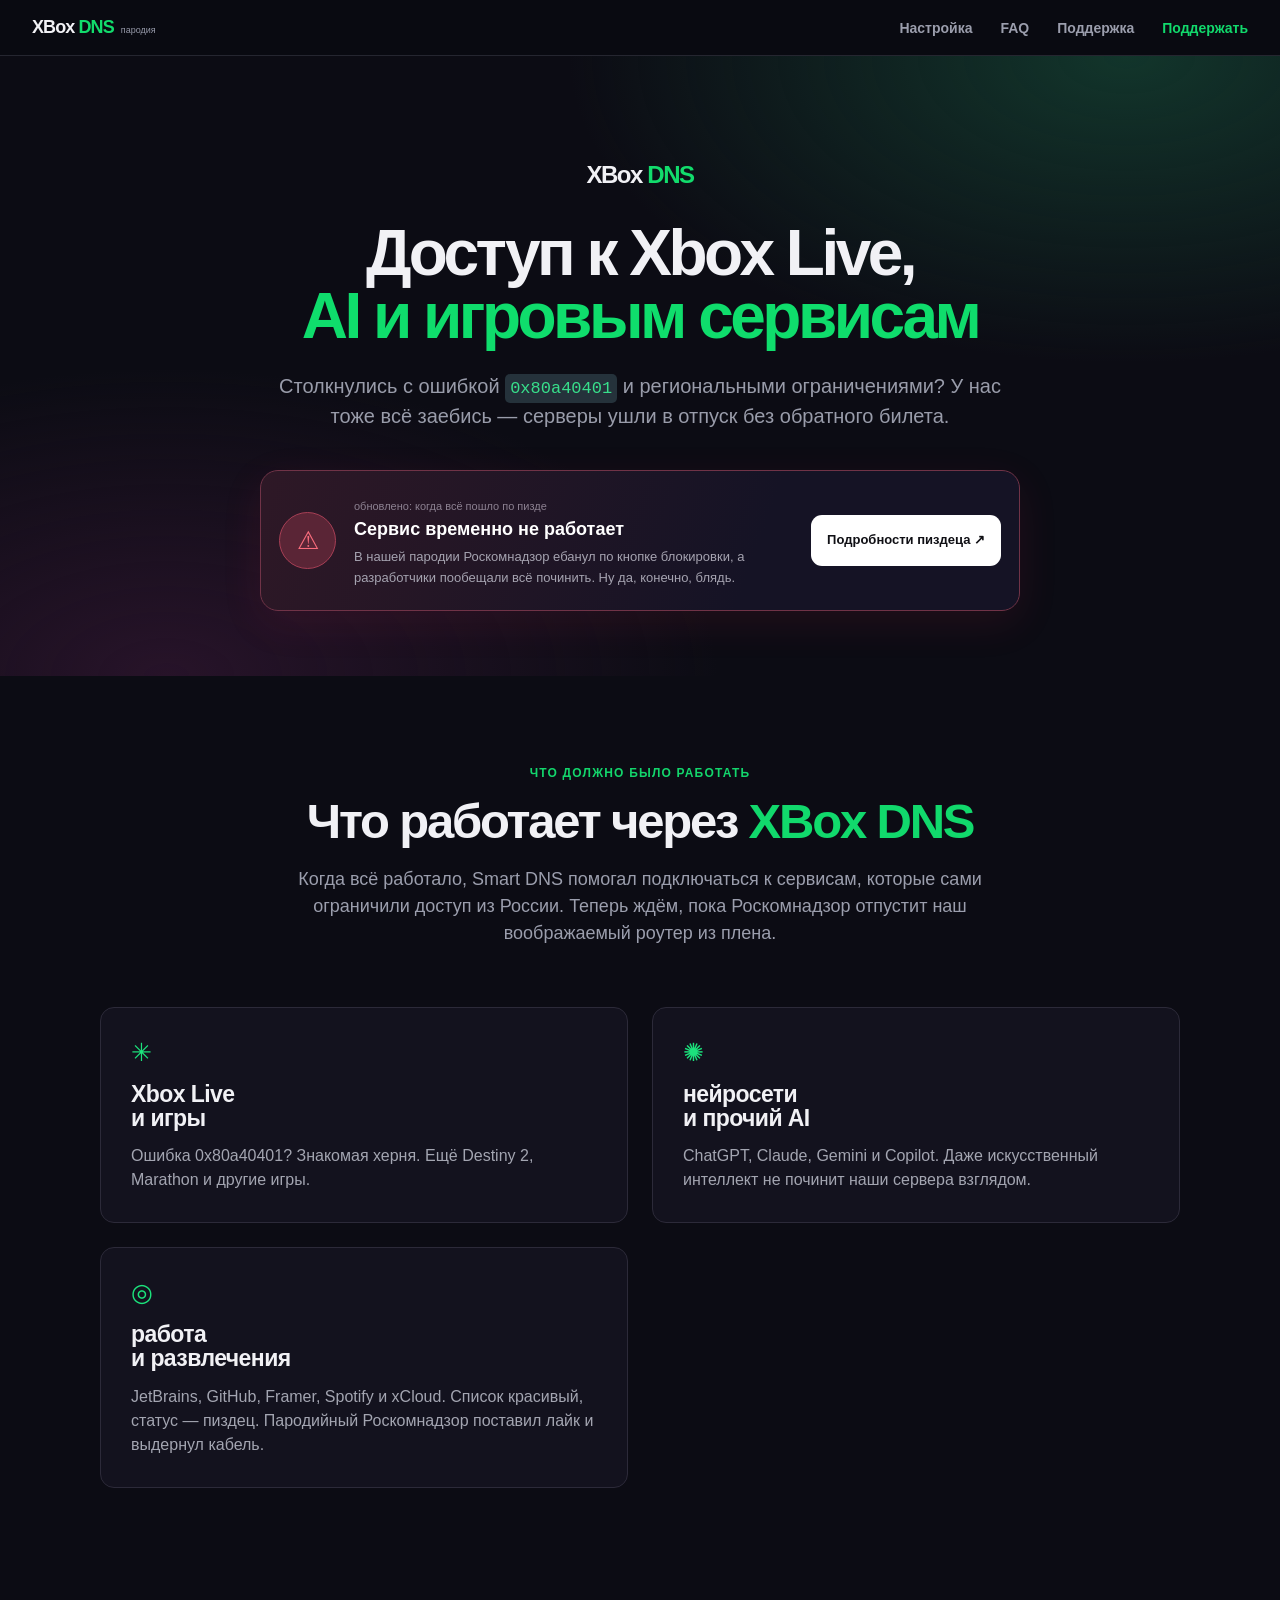
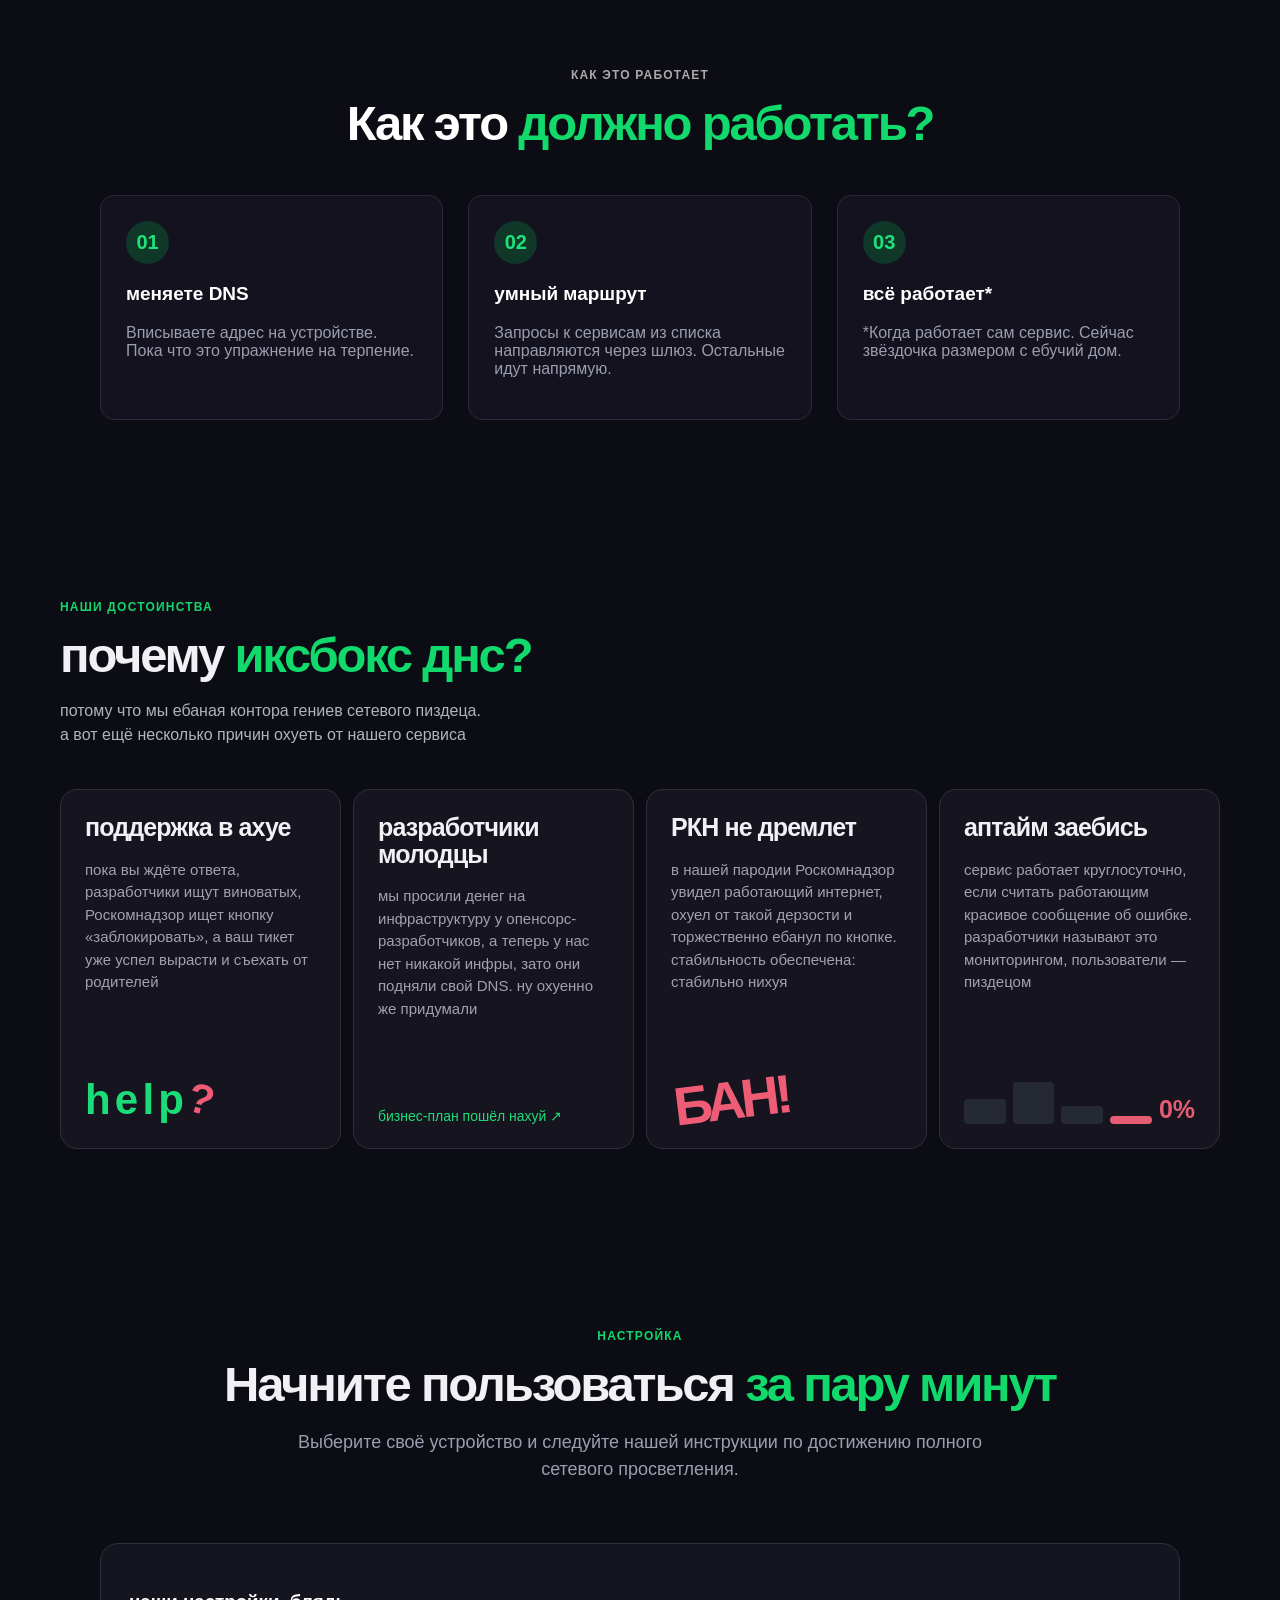
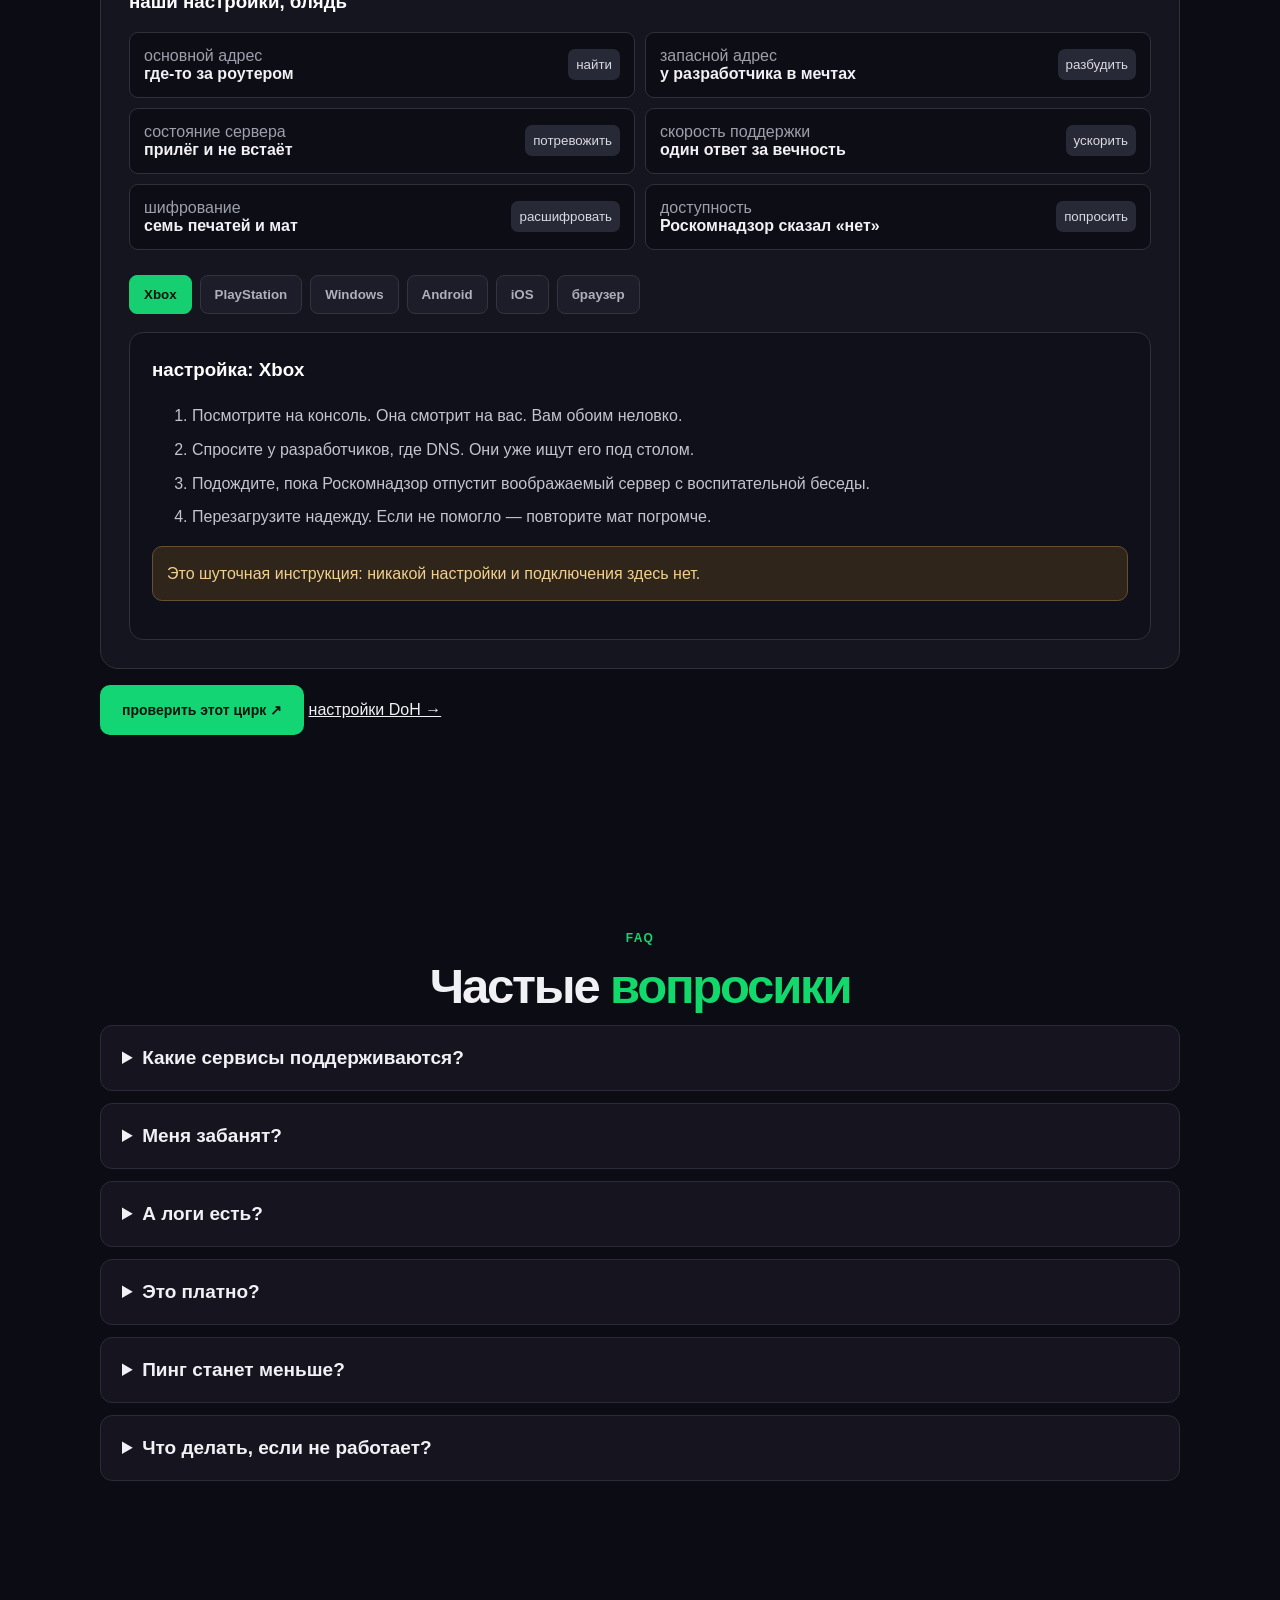
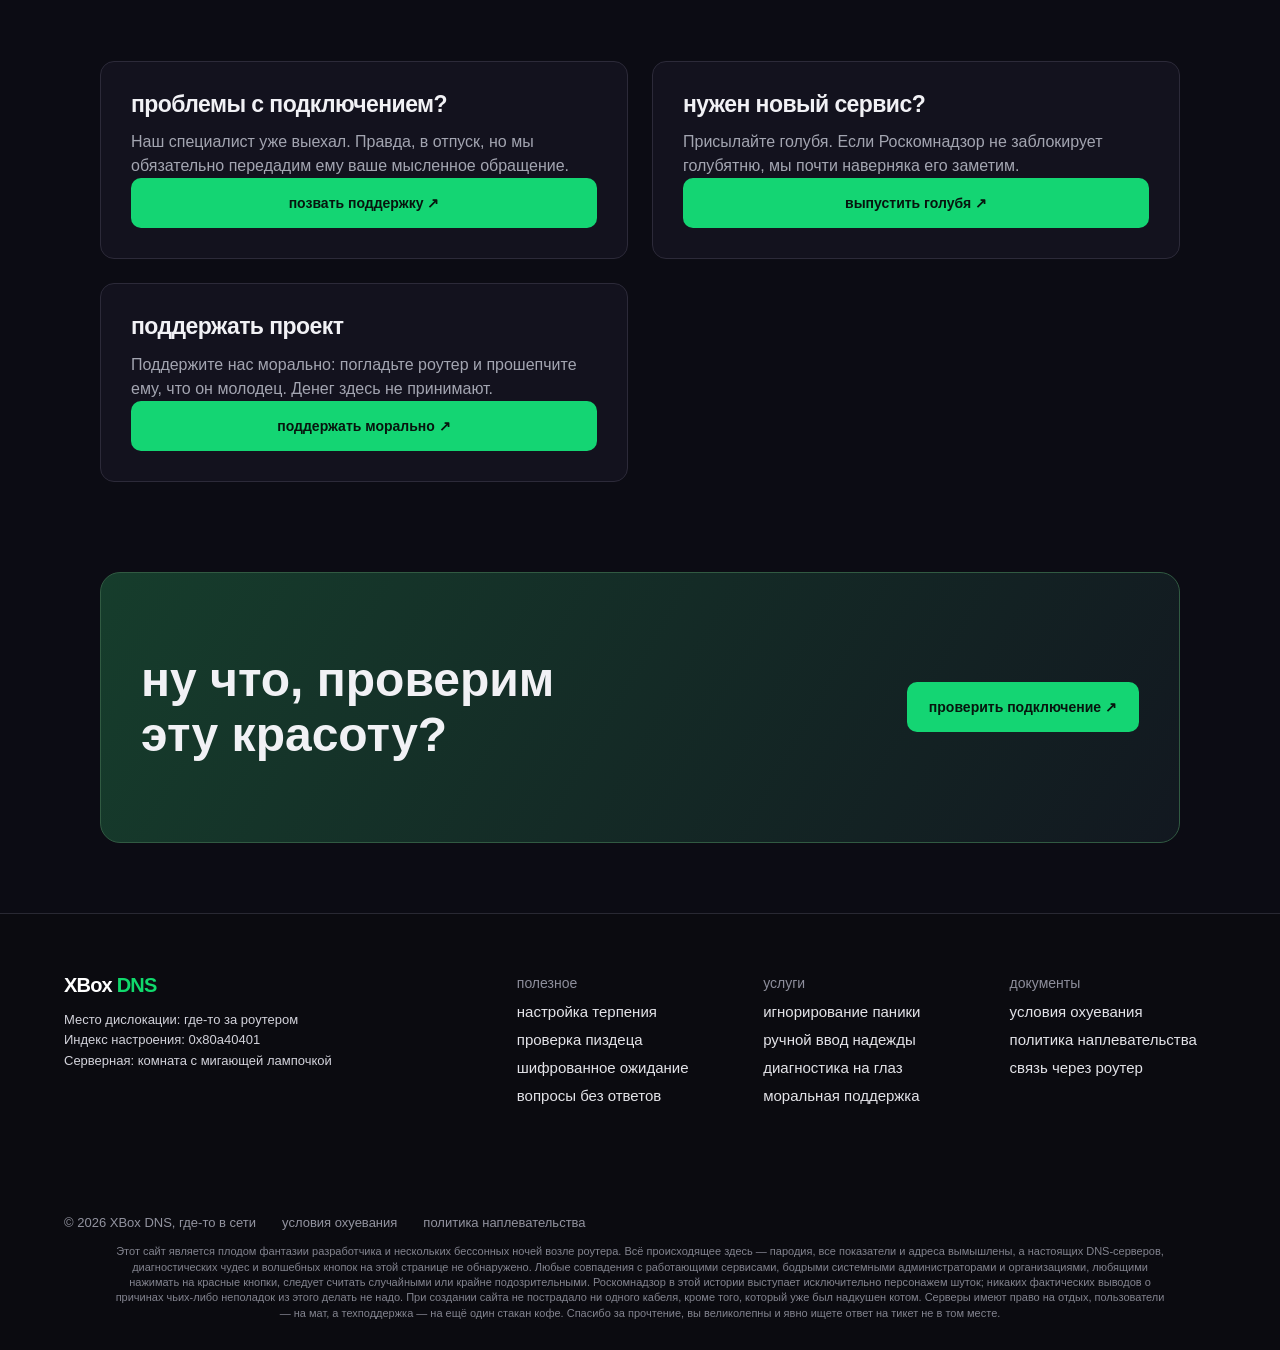
<file: index.html>
<!doctype html><html lang="ru"><head><meta charset="utf-8"><meta name="viewport" content="width=device-width,initial-scale=1"><title>Иксбокс ДНС — ну оно держалось</title><link rel="stylesheet" href="style.css"></head><body><main><div class="wrap"><section class="hero"><div class="hero-main"><div class="hero-copy"><div class="hero-logo">XBox <span>DNS</span></div><h1>Доступ к Xbox Live,<br><em>AI и игровым сервисам</em></h1><p class="hero-description">Столкнулись с ошибкой <code>0x80a40401</code> и региональными ограничениями? У нас тоже всё заебись — серверы ушли в отпуск без обратного билета.</p><aside class="notice"><div class="notice-icon">⚠</div><div><small>обновлено: когда всё пошло по пизде</small><strong>Сервис временно не работает</strong><span>В нашей пародии Роскомнадзор ебанул по кнопке блокировки, а разработчики пообещали всё починить. Ну да, конечно, блядь.</span></div><a class="notice-link" href="#faq">Подробности пиздеца ↗</a></aside></div></div></section></div><section class="section"><div class="section-head"><div><div class="eyebrow">что должно было работать</div><h2>Что работает через <em>XBox DNS</em></h2></div><p>Когда всё работало, Smart DNS помогал подключаться к сервисам, которые сами ограничили доступ из России. Теперь ждём, пока Роскомнадзор отпустит наш воображаемый роутер из плена.</p></div><div class="grid"><article class="card"><h3>Xbox Live<br>и игры</h3><div class="art">✳</div><p>Ошибка 0x80a40401? Знакомая херня. Ещё Destiny 2, Marathon и другие игры.</p></article><article class="card"><h3>нейросети<br>и прочий AI</h3><div class="art">✺</div><p>ChatGPT, Claude, Gemini и Copilot. Даже искусственный интеллект не починит наши сервера взглядом.</p></article><article class="card"><h3>работа<br>и развлечения</h3><div class="art">◎</div><p>JetBrains, GitHub, Framer, Spotify и xCloud. Список красивый, статус — пиздец. Пародийный Роскомнадзор поставил лайк и выдернул кабель.</p></article></div></section><div class="wrap"><section class="section dark"><div class="eyebrow">КАК ЭТО РАБОТАЕТ</div><h2>Как это <em>должно работать?</em></h2><div class="steps"><article><b>01</b><h3>меняете DNS</h3><p>Вписываете адрес на устройстве. Пока что это упражнение на терпение.</p></article><article><b>02</b><h3>умный маршрут</h3><p>Запросы к сервисам из списка направляются через шлюз. Остальные идут напрямую.</p></article><article><b>03</b><h3>всё работает*</h3><p>*Когда работает сам сервис. Сейчас звёздочка размером с ебучий дом.</p></article></div></section></div><section class="section advantages"><div class="adv-heading"><div class="eyebrow">НАШИ ДОСТОИНСТВА</div><h2>почему <em>иксбокс днс?</em></h2><p>потому что мы ебаная контора гениев сетевого пиздеца.<br>а вот ещё несколько причин охуеть от нашего сервиса</p></div><div class="advantages-grid"><article class="adv-card"><h3>поддержка в ахуе</h3><p>пока вы ждёте ответа, разработчики ищут виноватых, Роскомнадзор ищет кнопку «заблокировать», а ваш тикет уже успел вырасти и съехать от родителей</p><div class="adv-mark">help<span>?</span></div></article><article class="adv-card"><h3>разработчики молодцы</h3><p>мы просили денег на инфраструктуру у опенсорс-разработчиков, а теперь у нас нет никакой инфры, зато они подняли свой DNS. ну охуенно же придумали</p><div class="adv-note">бизнес-план пошёл нахуй ↗</div></article><article class="adv-card"><h3>РКН не дремлет</h3><p>в нашей пародии Роскомнадзор увидел работающий интернет, охуел от такой дерзости и торжественно ебанул по кнопке. стабильность обеспечена: стабильно нихуя</p><div class="adv-big">БАН!</div></article><article class="adv-card"><h3>аптайм заебись</h3><p>сервис работает круглосуточно, если считать работающим красивое сообщение об ошибке. разработчики называют это мониторингом, пользователи — пиздецом</p><div class="adv-bar"><span></span><span></span><span></span><span></span><b>0%</b></div></article></div></section><section class="section" id="setup"><div class="section-head"><div><div class="eyebrow">НАСТРОЙКА</div><h2>Начните пользоваться <em>за пару минут</em></h2></div><p>Выберите своё устройство и следуйте нашей инструкции по достижению полного сетевого просветления.</p></div><div class="panel"><h3>наши настройки, блядь</h3><div class="addresses"><div class="address"><span>основной адрес<br><b>где-то за роутером</b></span><button class="copy" data-joke>найти</button></div><div class="address"><span>запасной адрес<br><b>у разработчика в мечтах</b></span><button class="copy" data-joke>разбудить</button></div><div class="address"><span>состояние сервера<br><b>прилёг и не встаёт</b></span><button class="copy" data-joke>потревожить</button></div><div class="address"><span>скорость поддержки<br><b>один ответ за вечность</b></span><button class="copy" data-joke>ускорить</button></div><div class="address"><span>шифрование<br><b>семь печатей и мат</b></span><button class="copy" data-joke>расшифровать</button></div><div class="address"><span>доступность<br><b>Роскомнадзор сказал «нет»</b></span><button class="copy" data-joke>попросить</button></div></div><div class="tabs" role="tablist" aria-label="Платформа"><button role="tab" data-tab="xbox">Xbox</button><button role="tab" data-tab="ps">PlayStation</button><button role="tab" data-tab="pc">Windows</button><button role="tab" data-tab="android">Android</button><button role="tab" data-tab="ios">iOS</button><button role="tab" data-tab="browser">браузер</button></div><div class="guide" id="guide"></div></div><p><a class="button" href="test.html">проверить этот цирк ↗</a> <a href="dns-query.html">настройки DoH →</a></p></section><section class="section faq" id="faq"><div class="eyebrow">FAQ</div><h2>Частые <em>вопросики</em></h2><details><summary>Какие сервисы поддерживаются?</summary><p>Игры, нейросети и инструменты разработчика — все они прекрасно поддерживаются в наших мечтах. Роскомнадзор мечты пока не нашёл.</p></details><details><summary>Меня забанят?</summary><p>DNS не является читом, но у каждой платформы свои правила. Риски использования сторонних сетевых сервисов остаются на пользователе. Волшебной гарантии у нас, блядь, нет.</p></details><details><summary>А логи есть?</summary><p>Логи настолько секретные, что их не существует. Эта пародийная страница не собирает данные и ничего не подключает.</p></details><details><summary>Это платно?</summary><p>Бесплатно, как совет перезагрузить роутер. Мы тут ничего не продаём — даже надежду раздали нахаляву.</p></details><details><summary>Пинг станет меньше?</summary><p>DNS не телепортирует сервер поближе. Пинг зависит от маршрута и сети; обещать чудеса было бы совсем уж охуенно.</p></details><details><summary>Что делать, если не работает?</summary><p>В нашей пародии Роскомнадзор забрал DNS в воспитательных целях. Можно проверить кабель, перезагрузить роутер и драматично посмотреть в окно.</p></details></section><section class="section" id="support"><div class="grid"><article class="card"><h3>проблемы с подключением?</h3><p>Наш специалист уже выехал. Правда, в отпуск, но мы обязательно передадим ему ваше мысленное обращение.</p><button class="button" data-joke>позвать поддержку ↗</button></article><article class="card"><h3>нужен новый сервис?</h3><p>Присылайте голубя. Если Роскомнадзор не заблокирует голубятню, мы почти наверняка его заметим.</p><button class="button" data-joke>выпустить голубя ↗</button></article><article class="card" id="donate"><h3>поддержать проект</h3><p>Поддержите нас морально: погладьте роутер и прошепчите ему, что он молодец. Денег здесь не принимают.</p><button class="button" data-joke>поддержать морально ↗</button></article></div></section><div class="wrap"><section class="cta"><h2>ну что, проверим<br>эту красоту?</h2><a class="button" href="test.html">проверить подключение ↗</a></section></div></main><script src="app.js"></script></body></html>
</file>
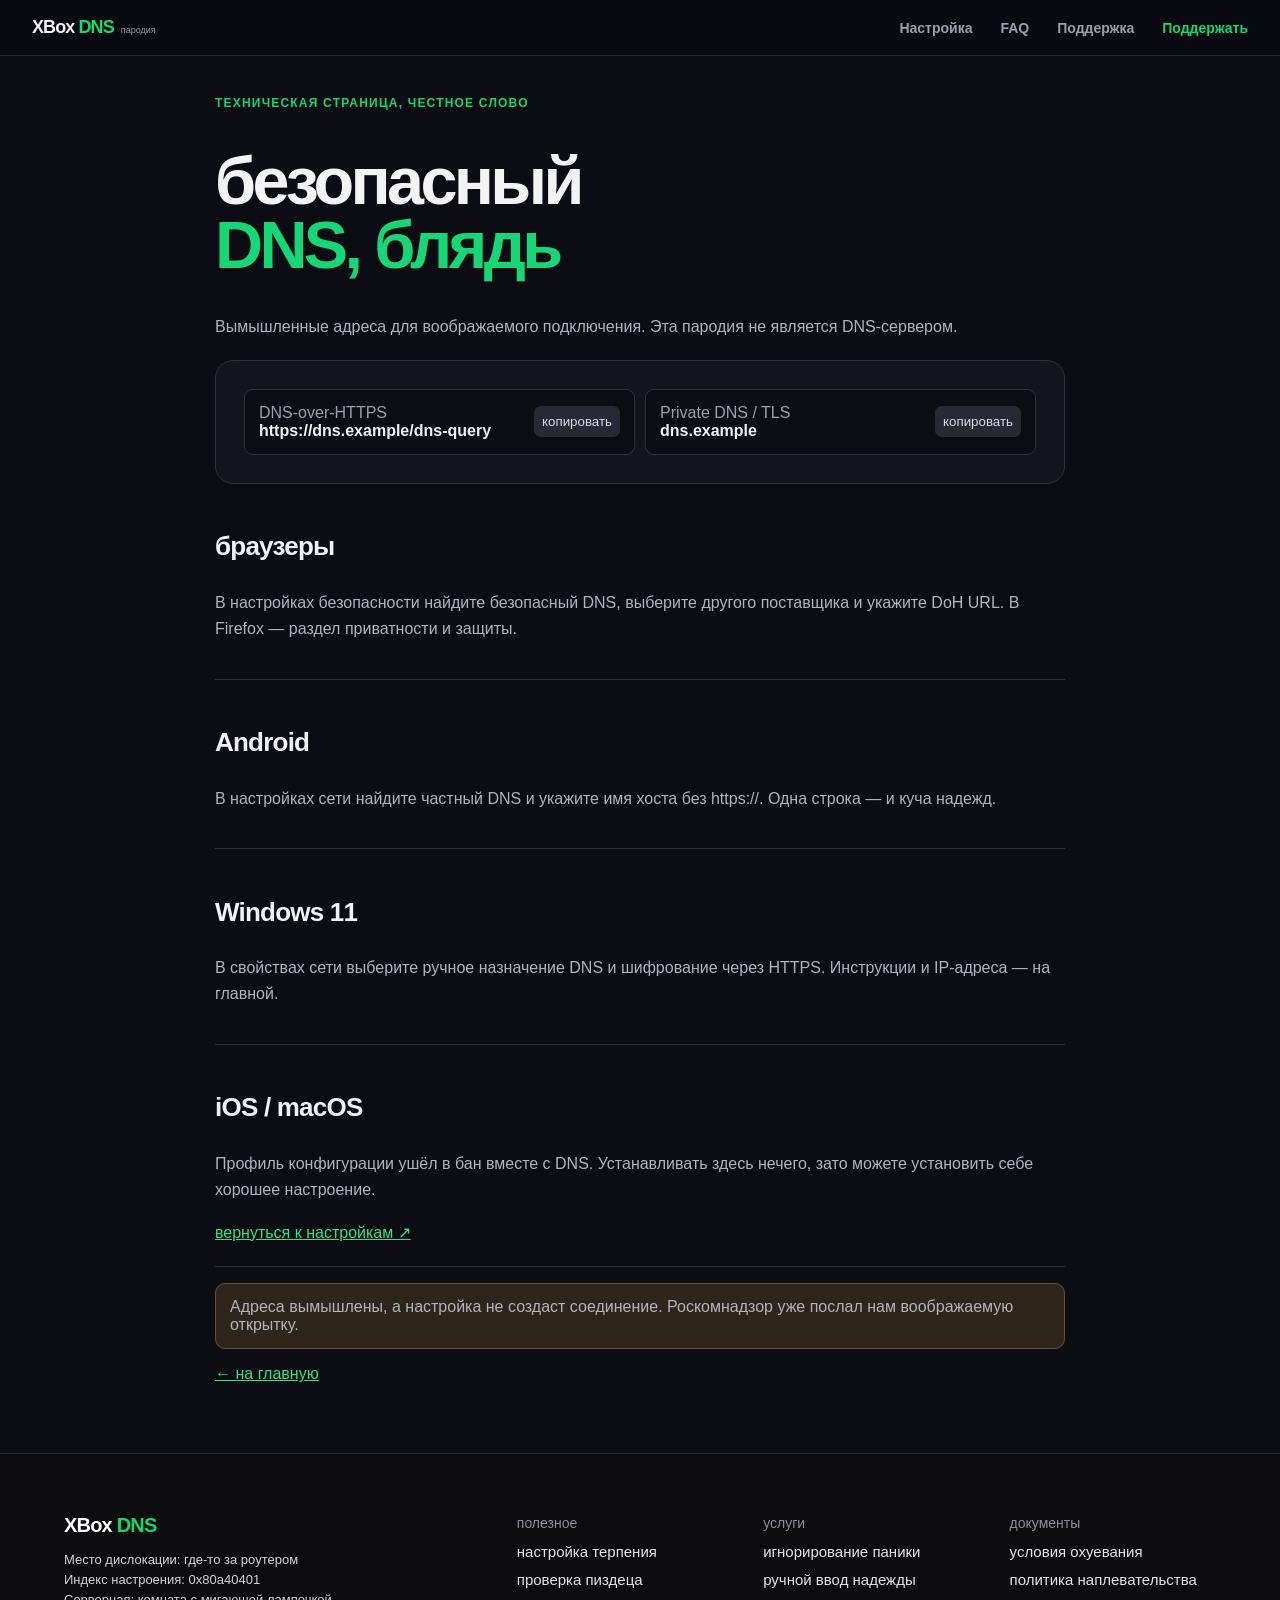
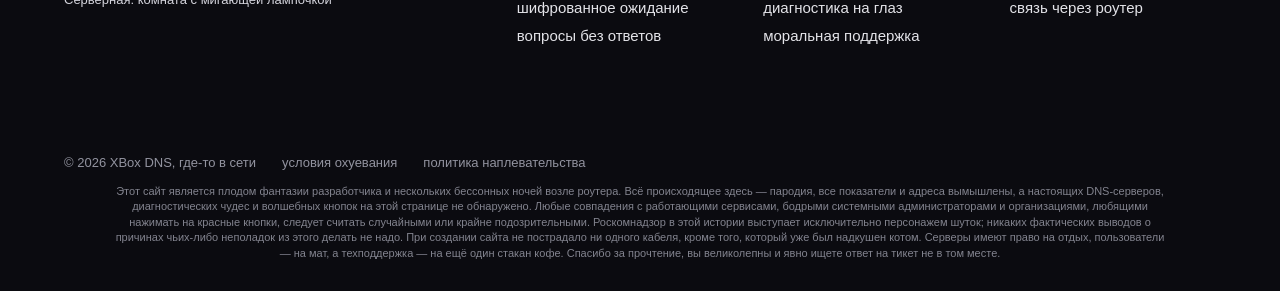
<file: dns-query.html>
<!doctype html><html lang="ru"><head><meta charset="utf-8"><meta name="viewport" content="width=device-width,initial-scale=1"><title>Безопасный DNS — пародия</title><link rel="stylesheet" href="style.css"></head><body><main class="document"><div class="eyebrow">техническая страница, честное слово</div><h1 class="title">безопасный<br><em>DNS, блядь</em></h1><p>Вымышленные адреса для воображаемого подключения. Эта пародия не является DNS-сервером.</p><div class="panel"><div class="addresses"><div class="address"><span>DNS-over-HTTPS<br><b>https://dns.example/dns-query</b></span><button class="copy" data-copy="https://dns.example/dns-query">копировать</button></div><div class="address"><span>Private DNS / TLS<br><b>dns.example</b></span><button class="copy" data-copy="dns.example">копировать</button></div></div></div><section><h2>браузеры</h2><p>В настройках безопасности найдите безопасный DNS, выберите другого поставщика и укажите DoH URL. В Firefox — раздел приватности и защиты.</p></section><section><h2>Android</h2><p>В настройках сети найдите частный DNS и укажите имя хоста без https://. Одна строка — и куча надежд.</p></section><section><h2>Windows 11</h2><p>В свойствах сети выберите ручное назначение DNS и шифрование через HTTPS. Инструкции и IP-адреса — на главной.</p></section><section><h2>iOS / macOS</h2><p>Профиль конфигурации ушёл в бан вместе с DNS. Устанавливать здесь нечего, зато можете установить себе хорошее настроение.</p><a href="index.html#setup">вернуться к настройкам ↗</a></section><p class="warning">Адреса вымышлены, а настройка не создаст соединение. Роскомнадзор уже послал нам воображаемую открытку.</p><a href="index.html">← на главную</a></main><script src="app.js"></script></body></html>
</file>
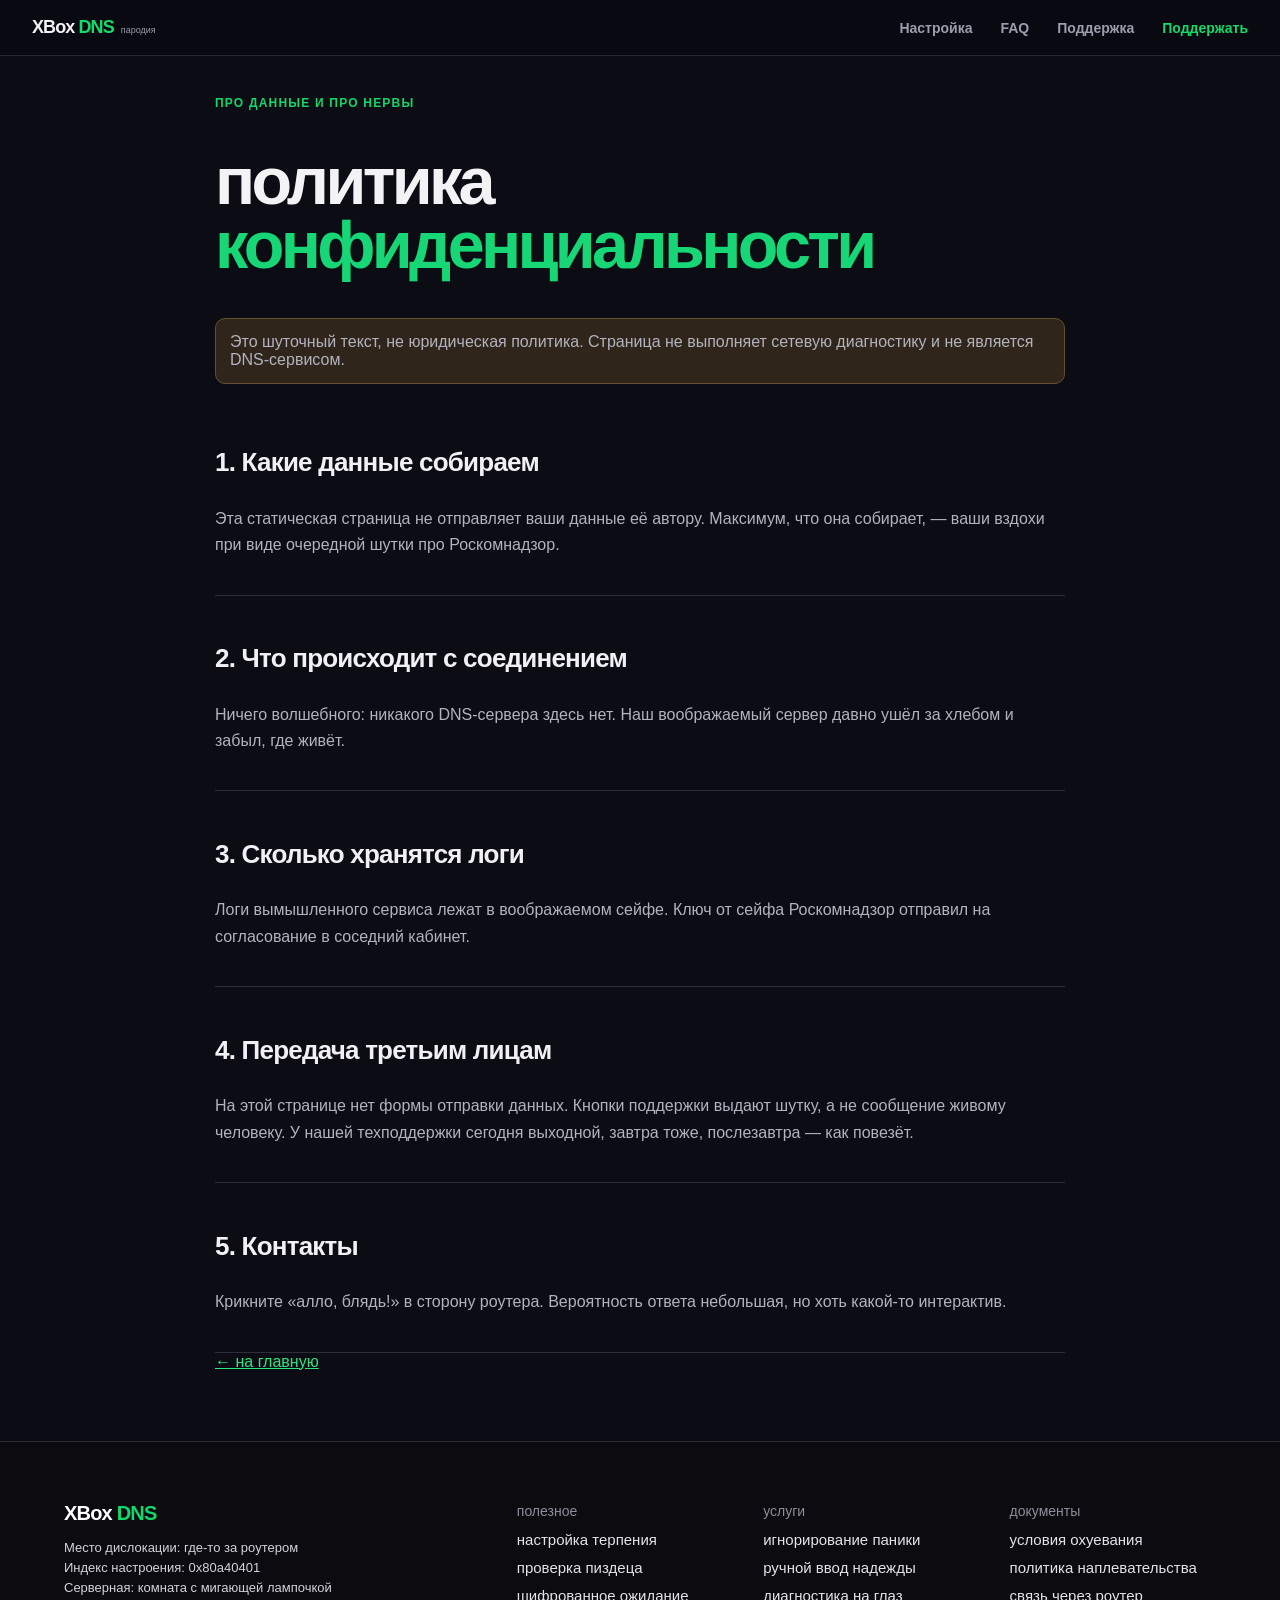
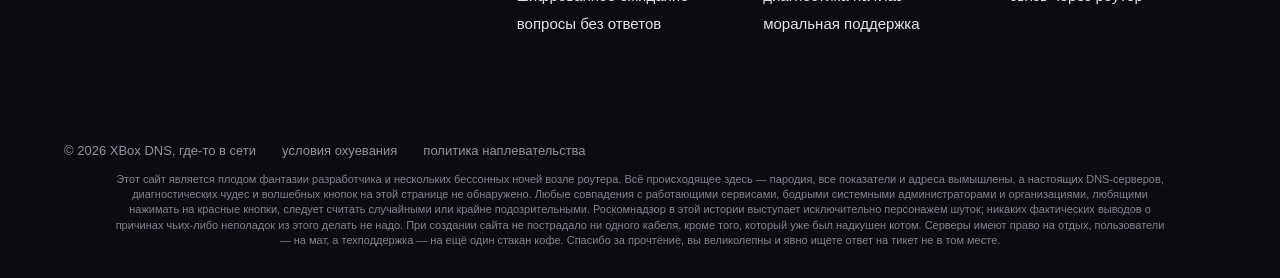
<file: privacy.html>
<!doctype html><html lang="ru"><head><meta charset="utf-8"><meta name="viewport" content="width=device-width,initial-scale=1"><title>Конфиденциальность — без паники</title><link rel="stylesheet" href="style.css"></head><body><main class="document"><div class="eyebrow">ПРО ДАННЫЕ И ПРО НЕРВЫ</div><h1 class="title">политика<br><em>конфиденциальности</em></h1><p class="warning">Это шуточный текст, не юридическая политика. Страница не выполняет сетевую диагностику и не является DNS-сервисом.</p><section><h2>1. Какие данные собираем</h2><p>Эта статическая страница не отправляет ваши данные её автору. Максимум, что она собирает, — ваши вздохи при виде очередной шутки про Роскомнадзор.</p></section><section><h2>2. Что происходит с соединением</h2><p>Ничего волшебного: никакого DNS-сервера здесь нет. Наш воображаемый сервер давно ушёл за хлебом и забыл, где живёт.</p></section><section><h2>3. Сколько хранятся логи</h2><p>Логи вымышленного сервиса лежат в воображаемом сейфе. Ключ от сейфа Роскомнадзор отправил на согласование в соседний кабинет.</p></section><section><h2>4. Передача третьим лицам</h2><p>На этой странице нет формы отправки данных. Кнопки поддержки выдают шутку, а не сообщение живому человеку. У нашей техподдержки сегодня выходной, завтра тоже, послезавтра — как повезёт.</p></section><section><h2>5. Контакты</h2><p>Крикните «алло, блядь!» в сторону роутера. Вероятность ответа небольшая, но хоть какой-то интерактив.</p></section><a href="index.html">← на главную</a></main><script src="app.js"></script></body></html>
</file>
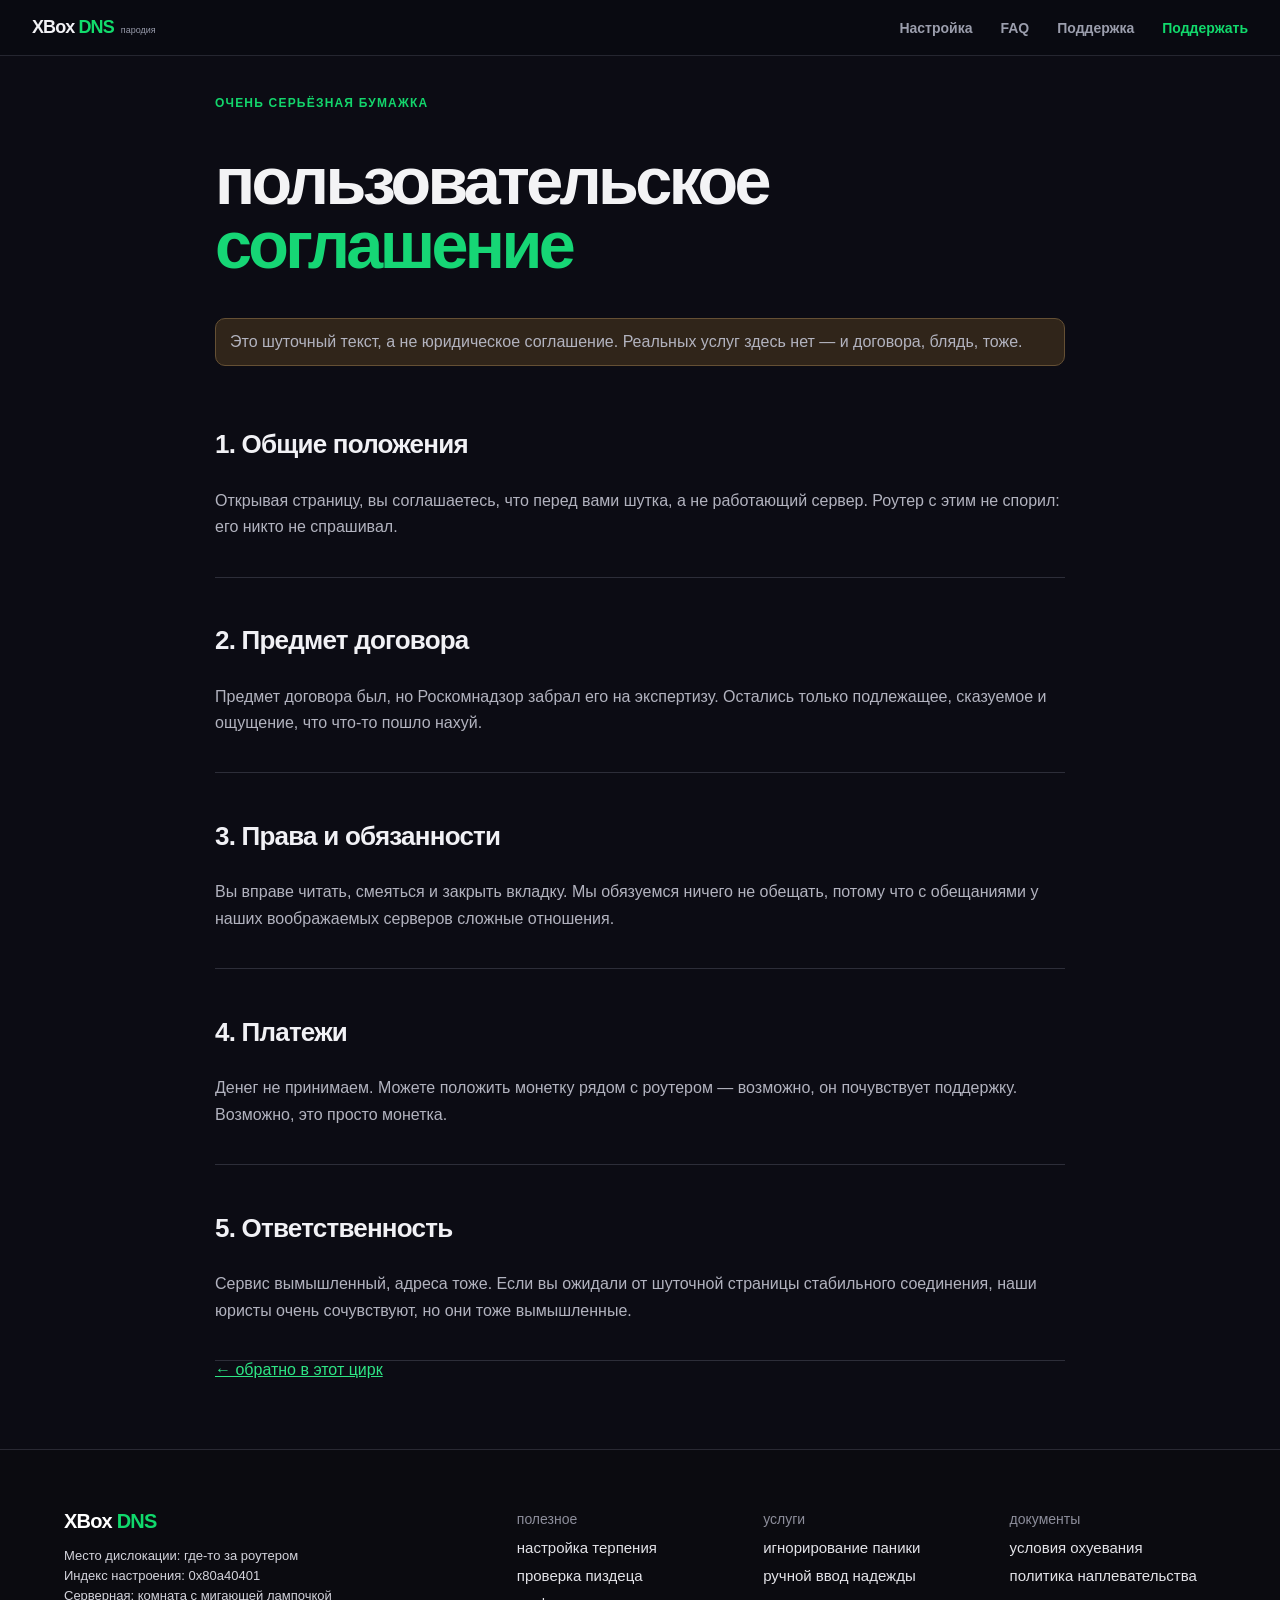
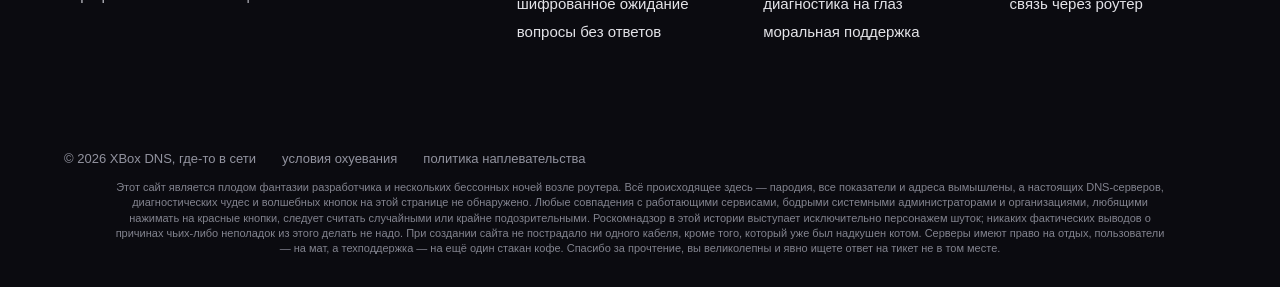
<file: terms.html>
<!doctype html><html lang="ru"><head><meta charset="utf-8"><meta name="viewport" content="width=device-width,initial-scale=1"><title>Соглашение — ну вы поняли</title><link rel="stylesheet" href="style.css"></head><body><main class="document"><div class="eyebrow">ОЧЕНЬ СЕРЬЁЗНАЯ БУМАЖКА</div><h1 class="title">пользовательское<br><em>соглашение</em></h1><p class="warning">Это шуточный текст, а не юридическое соглашение. Реальных услуг здесь нет — и договора, блядь, тоже.</p><section><h2>1. Общие положения</h2><p>Открывая страницу, вы соглашаетесь, что перед вами шутка, а не работающий сервер. Роутер с этим не спорил: его никто не спрашивал.</p></section><section><h2>2. Предмет договора</h2><p>Предмет договора был, но Роскомнадзор забрал его на экспертизу. Остались только подлежащее, сказуемое и ощущение, что что-то пошло нахуй.</p></section><section><h2>3. Права и обязанности</h2><p>Вы вправе читать, смеяться и закрыть вкладку. Мы обязуемся ничего не обещать, потому что с обещаниями у наших воображаемых серверов сложные отношения.</p></section><section><h2>4. Платежи</h2><p>Денег не принимаем. Можете положить монетку рядом с роутером — возможно, он почувствует поддержку. Возможно, это просто монетка.</p></section><section><h2>5. Ответственность</h2><p>Сервис вымышленный, адреса тоже. Если вы ожидали от шуточной страницы стабильного соединения, наши юристы очень сочувствуют, но они тоже вымышленные.</p></section><a href="index.html">← обратно в этот цирк</a></main><script src="app.js"></script></body></html>
</file>
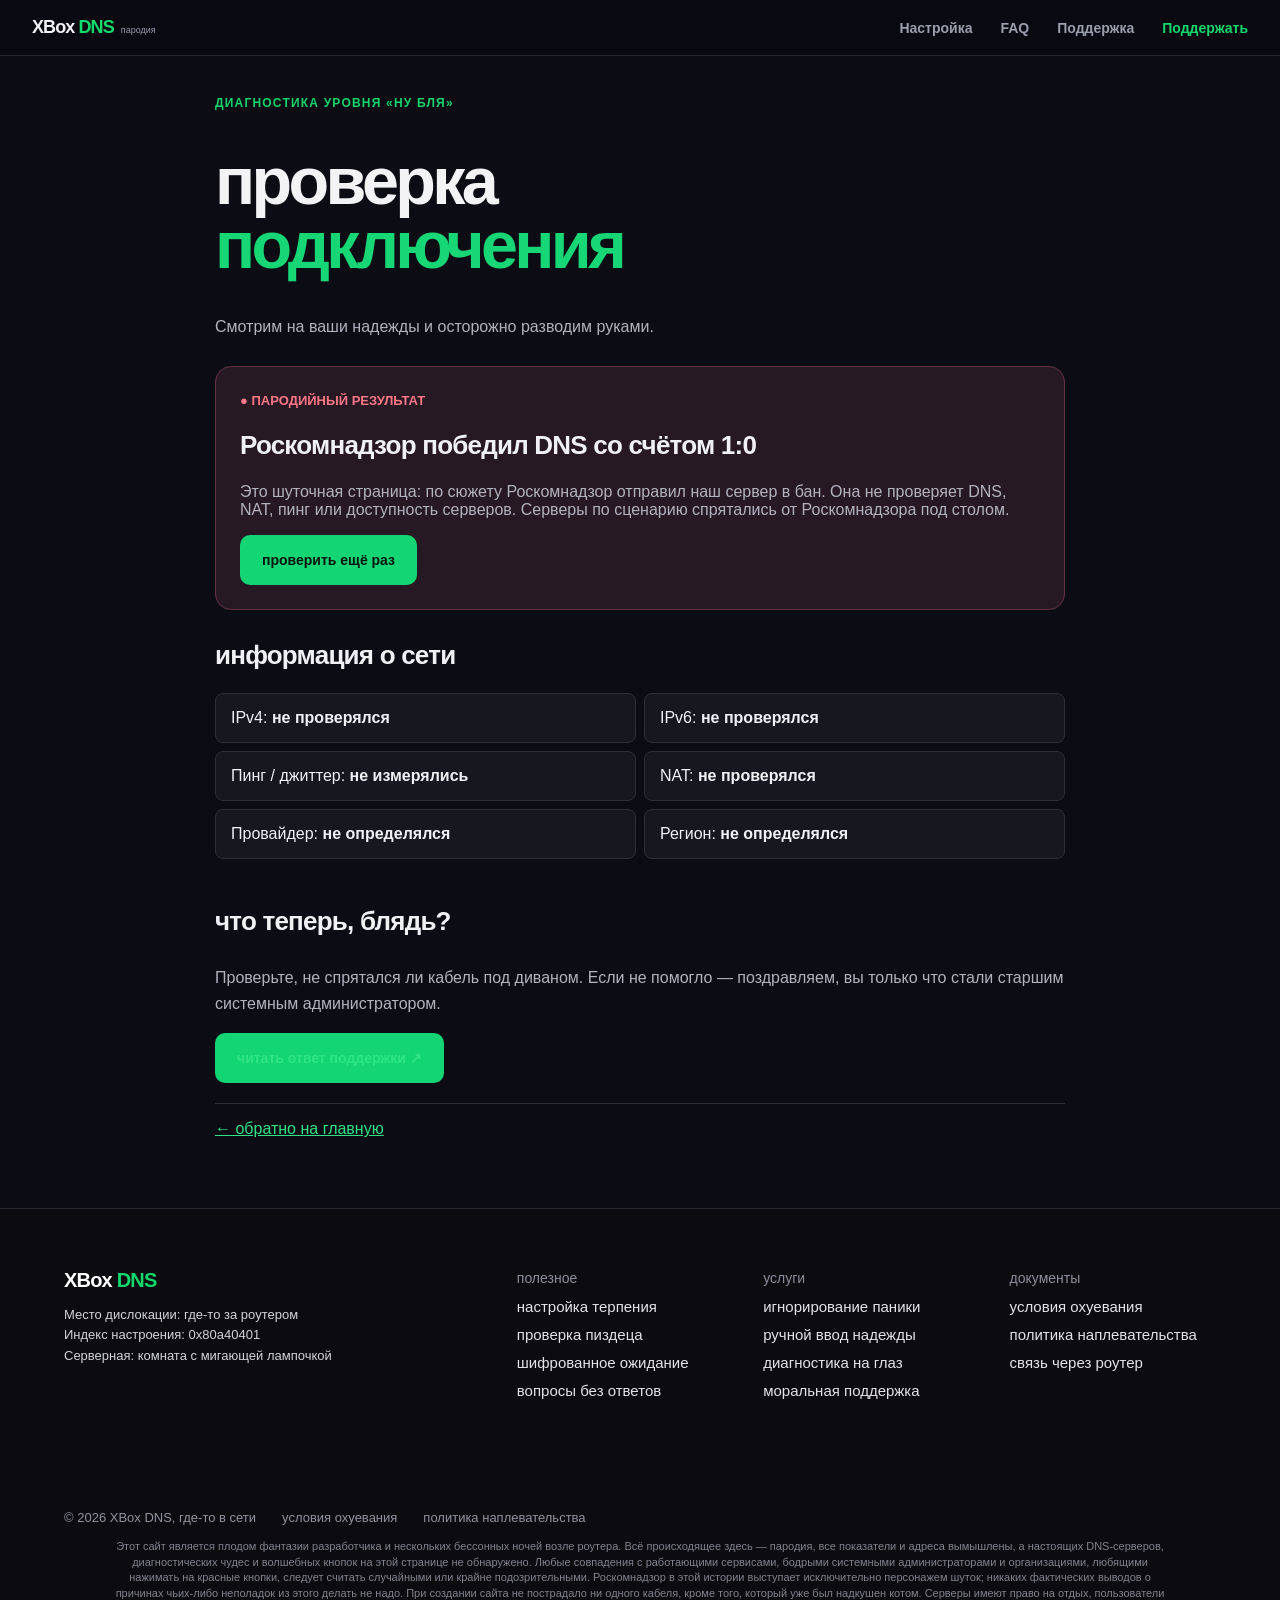
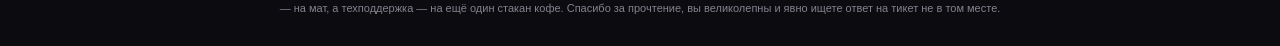
<file: test.html>
<!doctype html><html lang="ru"><head><meta charset="utf-8"><meta name="viewport" content="width=device-width,initial-scale=1"><title>Проверка подключения — пародия</title><link rel="stylesheet" href="style.css"></head><body ><main class="document"><div class="eyebrow">диагностика уровня «ну бля»</div><h1 class="title">проверка<br><em>подключения</em></h1><p>Смотрим на ваши надежды и осторожно разводим руками.</p><div class="status"><span class="badge">● ПАРОДИЙНЫЙ РЕЗУЛЬТАТ</span><h2>Роскомнадзор победил DNS со счётом 1:0</h2><p>Это шуточная страница: по сюжету Роскомнадзор отправил наш сервер в бан. Она не проверяет DNS, NAT, пинг или доступность серверов. Серверы по сценарию спрятались от Роскомнадзора под столом.</p><button class="button" data-joke>проверить ещё раз</button></div><h2>информация о сети</h2><div class="network"><div>IPv4: <b>не проверялся</b></div><div>IPv6: <b>не проверялся</b></div><div>Пинг / джиттер: <b>не измерялись</b></div><div>NAT: <b>не проверялся</b></div><div>Провайдер: <b>не определялся</b></div><div>Регион: <b>не определялся</b></div></div><section><h2>что теперь, блядь?</h2><p>Проверьте, не спрятался ли кабель под диваном. Если не помогло — поздравляем, вы только что стали старшим системным администратором.</p><a class="button" href="index.html#faq">читать ответ поддержки ↗</a></section><p><a href="index.html">← обратно на главную</a></p></main><script src="app.js"></script></body></html>
</file>
<file: style.css>
*{box-sizing:border-box}html{scroll-behavior:smooth}body{margin:0;background:#fff;color:#0a0a0a;font-family:Arial,Helvetica,sans-serif}a{color:inherit}header{height:82px;display:flex;align-items:center;justify-content:space-between;padding:0 4%;gap:20px}.logo{display:flex;gap:4px;text-decoration:none;white-space:nowrap}.logo span{font-weight:800;font-size:20px;border:1px solid #e4e4e4;box-shadow:0 2px 2px #0002;border-radius:5px;padding:3px 7px}.nav{display:flex;gap:24px;font-size:14px;font-weight:bold}.nav a{text-decoration:none}.nav a:hover{text-decoration:underline}.wrap{max-width:1500px;margin:auto;padding:0 18px}.hero{background:#ddf8fa;border-radius:24px;overflow:hidden}.hero-main{min-height:490px;padding:38px 4%;display:grid;grid-template-columns:1fr 1fr 1fr;gap:25px}.hero-copy{grid-column:2}.hero h1,.title{font-size:clamp(46px,5.2vw,75px);line-height:.96;letter-spacing:-.055em;margin:0;font-weight:800}.hero h1 em,.title em{font-weight:800}.hero-sub{font-size:clamp(28px,3.7vw,53px);font-weight:800;line-height:1;letter-spacing:-.05em;margin:75px 0 18px}.notice{align-self:start;background:#fff;border-radius:13px;padding:17px;font-size:15px;line-height:1.4;max-width:290px;justify-self:end}.notice small{color:#999}.notice strong{display:block;font-size:20px;line-height:1.1;margin:5px 0}.button{display:inline-block;background:#000;color:#fff;border:0;border-radius:10px;text-align:center;text-decoration:none;padding:17px 22px;font:700 14px Arial;cursor:pointer}.button:hover{background:#333}.hero .button{width:100%}.stats{display:grid;grid-template-columns:repeat(4,1fr);border-top:1px solid #bde7e9}.stat{display:flex;align-items:center;gap:12px;padding:19px 24px;font-size:14px}.symbol{width:42px;height:42px;border:1px solid;border-radius:50%;display:grid;place-items:center;font-size:24px;flex:none}.section{max-width:1220px;margin:0 auto;padding:90px 20px}.section-head{display:flex;justify-content:space-between;gap:30px;align-items:end;margin-bottom:35px}.section h2{font-size:clamp(40px,5vw,66px);letter-spacing:-.05em;line-height:1;margin:0}.section-head p{font-size:18px;line-height:1.4;max-width:420px}.eyebrow{text-transform:uppercase;color:#888;font-size:12px;letter-spacing:.08em;font-weight:bold;margin-bottom:15px}.grid{display:grid;grid-template-columns:repeat(3,1fr);gap:14px}.card{background:#f3f4f4;border-radius:20px;padding:26px;min-height:220px;display:flex;flex-direction:column;justify-content:space-between}.card:nth-child(3n+1){background:#e1f7f8}.card:nth-child(3n+2){background:#f1edfa}.card h3{font-size:26px;line-height:1.05;letter-spacing:-.04em;margin:0 0 14px}.card p{line-height:1.48;margin:0}.art{font-size:48px;text-align:right;animation:turn 20s linear infinite}@keyframes turn{to{transform:rotate(360deg)}}.dark{background:#111;color:#fff;border-radius:24px}.dark .eyebrow{color:#aaa}.dark p{color:#ccc}.steps{display:grid;grid-template-columns:repeat(3,1fr);gap:25px;margin-top:45px}.steps article{border-top:1px solid #555;padding-top:18px}.steps b{font-size:34px}.steps h3{font-size:21px}.panel{background:#def7f8;border-radius:22px;padding:28px;margin-top:24px}.addresses{display:grid;grid-template-columns:repeat(2,1fr);gap:10px}.address{background:white;border-radius:10px;padding:14px;display:flex;justify-content:space-between;align-items:center;gap:10px;overflow-wrap:anywhere}.copy{border:0;background:#eee;border-radius:7px;padding:8px;cursor:pointer}.tabs{display:flex;gap:8px;flex-wrap:wrap;margin:25px 0 18px}.tabs button{border:1px solid #ccc;border-radius:8px;background:white;padding:11px 14px;cursor:pointer;font-weight:bold}.tabs button[aria-selected=true]{background:#111;color:white;border-color:#111}.guide{background:#fff;border-radius:14px;padding:22px;line-height:1.6}.guide h3{margin-top:0}.guide li{margin-bottom:8px}.warning{background:#fff1d0;padding:14px;border-radius:10px}.faq details{border-bottom:1px solid #ddd;padding:20px 0}.faq summary{font-weight:bold;font-size:19px;cursor:pointer}.faq p{line-height:1.6;max-width:800px}.cta{background:#e1f7f8;border-radius:22px;padding:40px;display:flex;justify-content:space-between;align-items:center;gap:20px}.cta h2{font-size:clamp(34px,4vw,55px)}footer{background:#111;color:#fff;padding:55px 5% 30px;margin-top:70px}.footgrid{display:grid;grid-template-columns:2fr 1fr 1fr;gap:30px}.footgrid a{display:block;margin:12px 0;color:#ddd;font-size:14px}.footgrid p,.disclaimer{color:#aaa;font-size:13px;line-height:1.6}.disclaimer{border-top:1px solid #444;padding-top:20px;margin-top:35px}.document{max-width:900px;margin:40px auto;padding:0 25px}.document .title{margin:40px 0}.document section{padding:20px 0;border-bottom:1px solid #ddd;line-height:1.65}.document h2{font-size:26px;letter-spacing:-.03em}.document p,.document li{font-size:16px}.status{background:#fff0ee;border-radius:16px;padding:24px;margin:30px 0}.badge{font-size:13px;font-weight:bold;color:#ab3030}.network{display:grid;grid-template-columns:repeat(2,1fr);gap:8px}.network div{background:#f4f4f4;padding:15px;border-radius:8px}.toast{position:fixed;bottom:20px;right:20px;background:#111;color:white;padding:14px 18px;border-radius:9px;opacity:0;transition:.2s;pointer-events:none}.toast.show{opacity:1}@media(max-width:800px){header{height:auto;min-height:75px;flex-wrap:wrap;padding:18px}.nav{gap:14px;overflow:auto;width:100%;padding-bottom:3px}.hero-main{display:block;min-height:0}.hero-copy{max-width:430px}.hero-sub{margin-top:50px}.notice{margin-top:25px;max-width:none}.stats{grid-template-columns:1fr 1fr}.stat{padding:14px 10px;font-size:12px}.section{padding:65px 20px}.section-head{display:block}.grid{grid-template-columns:1fr 1fr}.steps{grid-template-columns:1fr}.footgrid{grid-template-columns:1fr 1fr}.cta{align-items:flex-start;flex-direction:column}}@media(max-width:500px){.grid,.addresses,.network,.footgrid{grid-template-columns:1fr}.wrap{padding:0 10px}.hero h1{font-size:48px}.card{min-height:180px}.section h2{font-size:40px}}@media(prefers-reduced-motion:reduce){*{animation:none!important;scroll-behavior:auto!important}}
/* Xbox DNS visual system */
body{background:#0c0c14;color:#f1f1f5;font-family:Arial,Helvetica,sans-serif}header{height:56px;padding:0 2.5%;position:sticky;top:0;z-index:10;background:rgba(10,11,17,.94);border-bottom:1px solid #252630;backdrop-filter:blur(15px)}.brand{font-size:18px;font-weight:800;text-decoration:none;letter-spacing:-.05em}.brand span,.hero-logo span{color:#12dc6c}.brand small{font-size:9px;letter-spacing:0;color:#9699a9;font-weight:400;margin-left:7px}.nav{font-size:14px;color:#9b9ead;gap:28px}.nav a:last-child{color:#11d96c}.wrap{max-width:none;padding:0}.hero{border-radius:0;background:radial-gradient(ellipse at 88% 0%,#12352b 0%,transparent 35%),radial-gradient(ellipse at 13% 100%,#271329 0%,transparent 35%),#0c0c14}.hero-main{min-height:610px;padding:105px 24px 65px;display:block}.hero-copy{max-width:760px;margin:auto;text-align:center}.hero-logo{font-size:24px;font-weight:800;letter-spacing:-.06em;margin-bottom:33px}.hero h1{font-size:clamp(43px,5vw,65px);line-height:.98;letter-spacing:-.055em}.hero h1 em{font-style:normal;color:#0fdd6c}.hero-description{font-size:20px;line-height:1.42;color:#999caa;max-width:750px;margin:25px auto 40px}.hero-description code{font-size:.85em;background:#25323b;color:#38df8b;padding:5px;border-radius:5px}.notice{max-width:none;width:100%;display:flex;align-items:center;gap:18px;text-align:left;justify-self:auto;background:linear-gradient(110deg,#2e1826,#151325 65%);color:#ddd;border:1px solid #703347;border-radius:18px;padding:23px 18px;box-shadow:0 12px 40px #e4254a1a}.notice-icon{width:57px;height:57px;border:1px solid #a73f55;background:#5a2536;border-radius:50%;display:grid;place-items:center;color:#fa6d7d;font-size:25px;flex:none}.notice strong{font-size:18px;color:#fff;margin:5px 0}.notice span{font-size:13px;color:#a5a3b0}.notice small{font-size:11px;color:#8c8191}.notice-link{background:#fff;color:#101015;text-decoration:none;border-radius:11px;padding:16px;white-space:nowrap;font-weight:bold;font-size:13px;margin-left:auto}.section{max-width:1120px;padding:90px 20px}.section-head{display:block;text-align:center;margin-bottom:60px}.section h2{font-size:clamp(34px,4vw,49px);line-height:1.08;letter-spacing:-.045em}.section h2 em{color:#11d96c;font-style:normal}.section-head p{max-width:760px;margin:18px auto 0;color:#9b9ead;line-height:1.5}.eyebrow{color:#13d66c;font-size:12px;letter-spacing:.1em}.grid{grid-template-columns:repeat(2,1fr);gap:24px}.card,.card:nth-child(n){background:#13121e;border:1px solid #2c2a39;border-radius:14px;min-height:190px;padding:30px;justify-content:flex-start}.card h3{font-size:23px;letter-spacing:-.025em}.card p{color:#a3a5b1;line-height:1.5}.card a{color:#30dd85;margin-top:20px}.art{font-size:25px;color:#1ce27c;align-self:flex-start;text-align:left;animation:none;order:-1;margin-bottom:15px}.dark{background:transparent;border-radius:0;text-align:center}.dark p{color:#9b9ead}.steps{text-align:left}.steps article{border:1px solid #2c2a39;border-radius:14px;padding:25px;background:#13121e}.steps b{display:grid;place-items:center;font-size:20px;border-radius:50%;width:43px;height:43px;background:#0f3829;color:#1ee27a}.steps h3{font-size:19px}.panel{background:#15151f;border:1px solid #30303a;border-radius:18px;padding:28px}.panel h3{color:#fff}.address{background:#0d0d15;border:1px solid #30303a;border-radius:9px;color:#9d9fab}.address b{color:#f1f1f5}.copy{background:#282936;color:#d8d9e1}.tabs button{background:#1d1d29;color:#adafbb;border:1px solid #333440}.tabs button[aria-selected=true]{background:#16cf70;border-color:#16cf70;color:#07170e}.guide{background:#10101a;border:1px solid #30303a;color:#c3c4ce}.warning{background:#30251a;color:#f0cf90;border:1px solid #655034}.button{background:#14d573;color:#07150e;border-radius:10px}.button:hover{background:#45e594}.faq details{border:1px solid #2c2a39;background:#15141f;border-radius:12px;padding:21px;margin-top:12px}.faq p{color:#a4a6b3}.faq h2,.faq>.eyebrow{text-align:center}.cta{background:linear-gradient(120deg,#163d2c,#121820);border:1px solid #315a42;border-radius:20px;max-width:1080px;margin:auto}.cta h2{font-size:clamp(34px,4vw,48px)}footer{background:#0b0b10;border-top:1px solid #292933}.document{max-width:900px}.document .title{color:#f3f3f5}.document .title em{color:#16d675;font-style:normal}.document p,.document li{color:#b2b3bf}.document a{color:#2ee585}.document section{border-color:#2d2e39}.status{background:#271923;border:1px solid #653245}.badge{color:#ff7787}.network div{background:#171720;border:1px solid #2d2e39}.toast{background:#1a3929;border:1px solid #3c815c}.disclaimer{color:#aaa}.disclaimer a{color:#fff}@media(max-width:800px){header{min-height:56px;height:auto;padding:12px 18px}.nav{width:auto;flex-wrap:wrap;gap:12px;font-size:12px}.hero-main{padding:75px 18px 50px}.notice{margin:0;flex-wrap:wrap}.notice-link{margin-left:75px}.grid{grid-template-columns:1fr 1fr}.section{padding:65px 20px}}@media(max-width:500px){header{align-items:center}.nav{width:100%;padding-top:8px}.hero h1{font-size:40px}.hero-description{font-size:17px}.notice{gap:12px}.notice-icon{width:42px;height:42px}.notice-link{margin-left:54px}.grid,.addresses,.network,.footgrid{grid-template-columns:1fr}.section h2{font-size:35px}}
footer{padding:60px max(5%,calc((100% - 1200px)/2)) 30px}.footgrid{grid-template-columns:2fr repeat(3,1fr);gap:40px}.footgrid strong{font-size:20px;letter-spacing:-.04em}.footer-green{color:#10d96c}.footgrid b{font-size:14px;font-weight:400;color:#8d8e9b}.footgrid p{color:#d3d3db;line-height:1.55}.footgrid a{font-size:15px;text-decoration:none;color:#e3e3e8;margin:11px 0}.footgrid a:hover{text-decoration:underline}.footer-meta{display:flex;flex-wrap:wrap;gap:26px;color:#92939f;font-size:13px;margin-top:100px}.footer-meta a{color:inherit;text-decoration:none}.disclaimer{border:0;max-width:1050px;margin:14px auto 0;padding:0;text-align:center;color:#82838e;font-size:11px;line-height:1.4}@media(max-width:800px){.footgrid{grid-template-columns:1fr 1fr}.footer-meta{margin-top:55px}}@media(max-width:500px){.footgrid{grid-template-columns:1fr 1fr;gap:28px 15px}.footer-meta{gap:12px 20px}}
.advantages{max-width:1200px}.adv-heading{text-align:left;margin-bottom:42px}.adv-heading h2{margin:0 0 18px}.adv-heading p{color:#b2b3bf;font-size:16px;line-height:1.5}.advantages-grid{display:grid;grid-template-columns:repeat(4,1fr);gap:12px}.adv-card{min-height:360px;display:flex;flex-direction:column;background:#15141f;border:1px solid #30303d;border-radius:17px;padding:24px;overflow:hidden}.adv-card h3{font-size:25px;line-height:1.06;letter-spacing:-.035em;margin:0 0 18px}.adv-card p{margin:0;color:#a0a2af;font-size:15px;line-height:1.5}.adv-mark,.adv-note,.adv-big,.adv-bar{margin-top:auto;padding-top:35px}.adv-mark{font-size:42px;font-weight:900;color:#1bdd78;letter-spacing:.1em}.adv-mark span{color:#f15b76;display:inline-block;transform:rotate(15deg)}.adv-note{color:#1ddd79;font-size:14px}.adv-big{font-size:54px;font-weight:900;letter-spacing:-.08em;color:#ef5c76;transform:rotate(-7deg)}.adv-bar{display:flex;align-items:end;gap:7px}.adv-bar span{height:25px;flex:1;background:#252932;border-radius:4px}.adv-bar span:nth-child(2){height:42px}.adv-bar span:nth-child(3){height:18px}.adv-bar span:nth-child(4){height:8px;background:#e65c72}.adv-bar b{color:#e65c72;font-size:25px}@media(max-width:900px){.advantages-grid{grid-template-columns:repeat(2,1fr)}}@media(max-width:500px){.advantages-grid{grid-template-columns:1fr}.adv-card{min-height:250px}}
</file>
